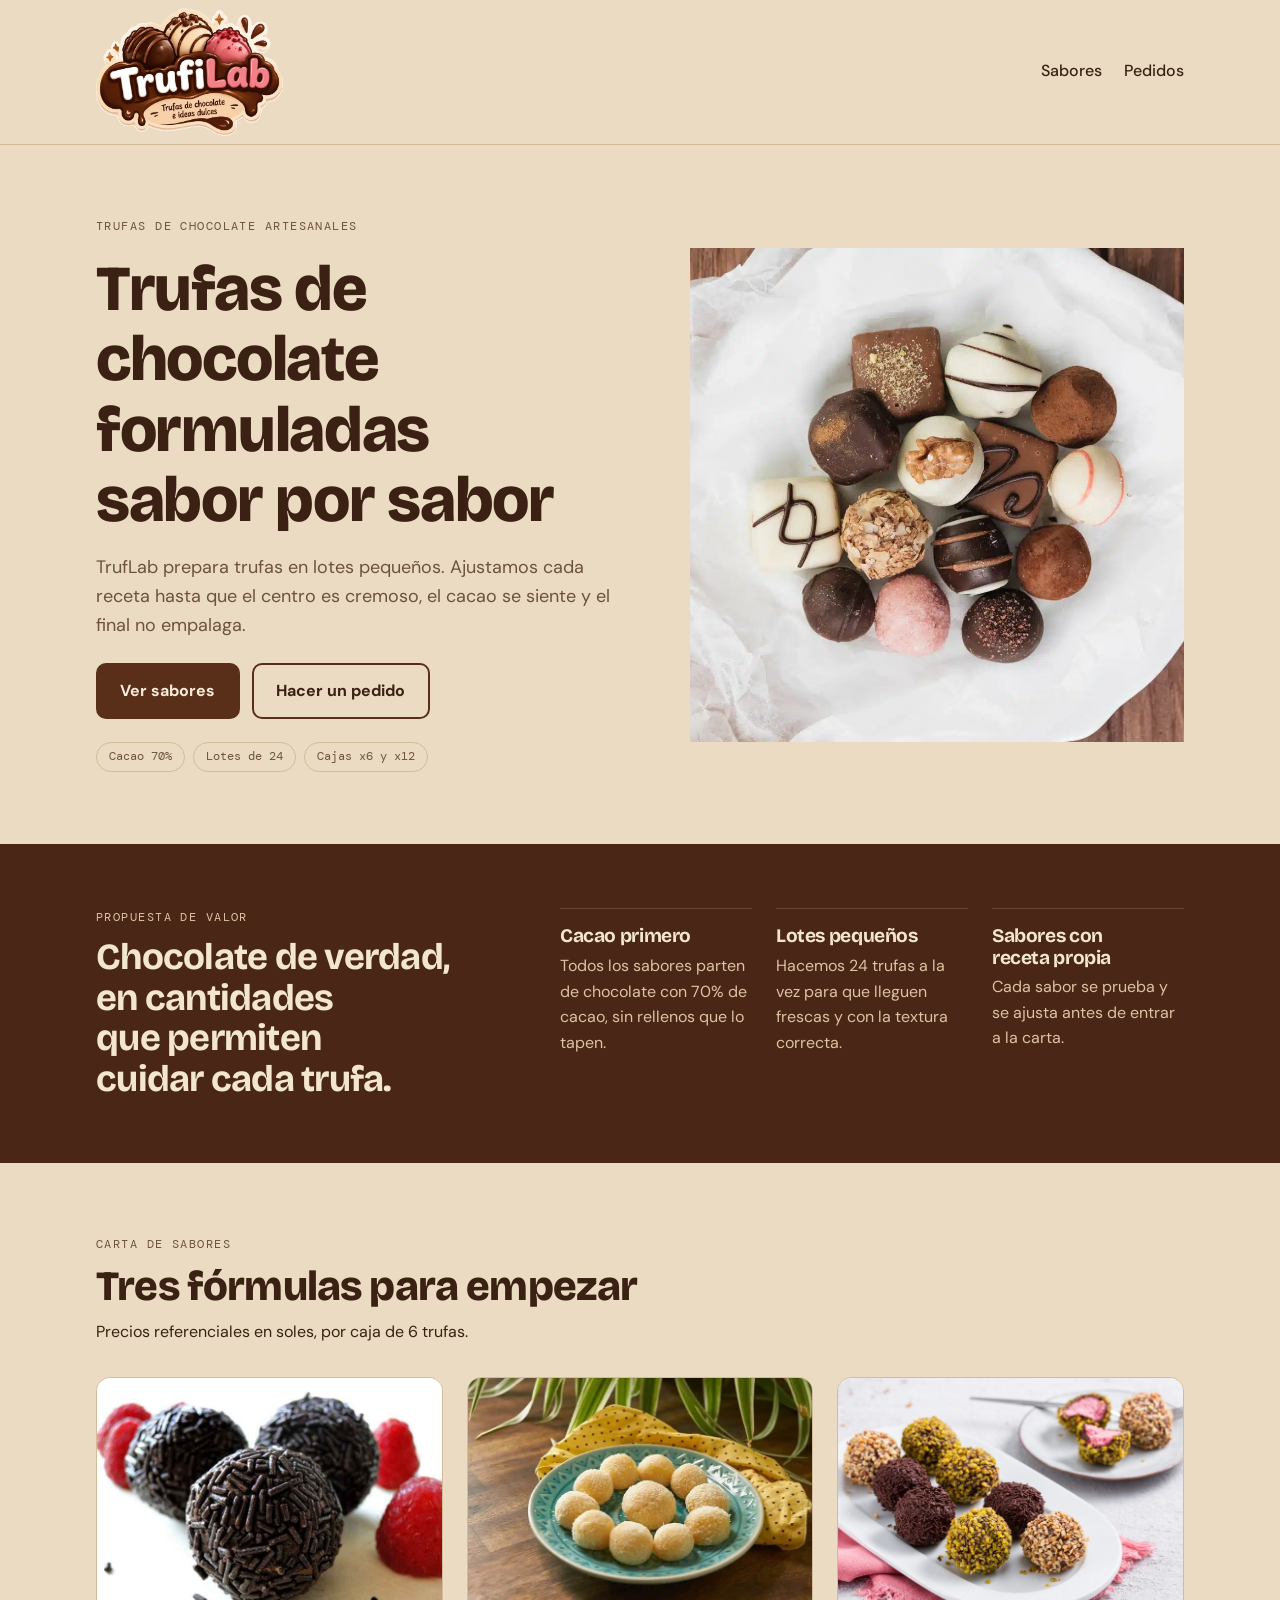
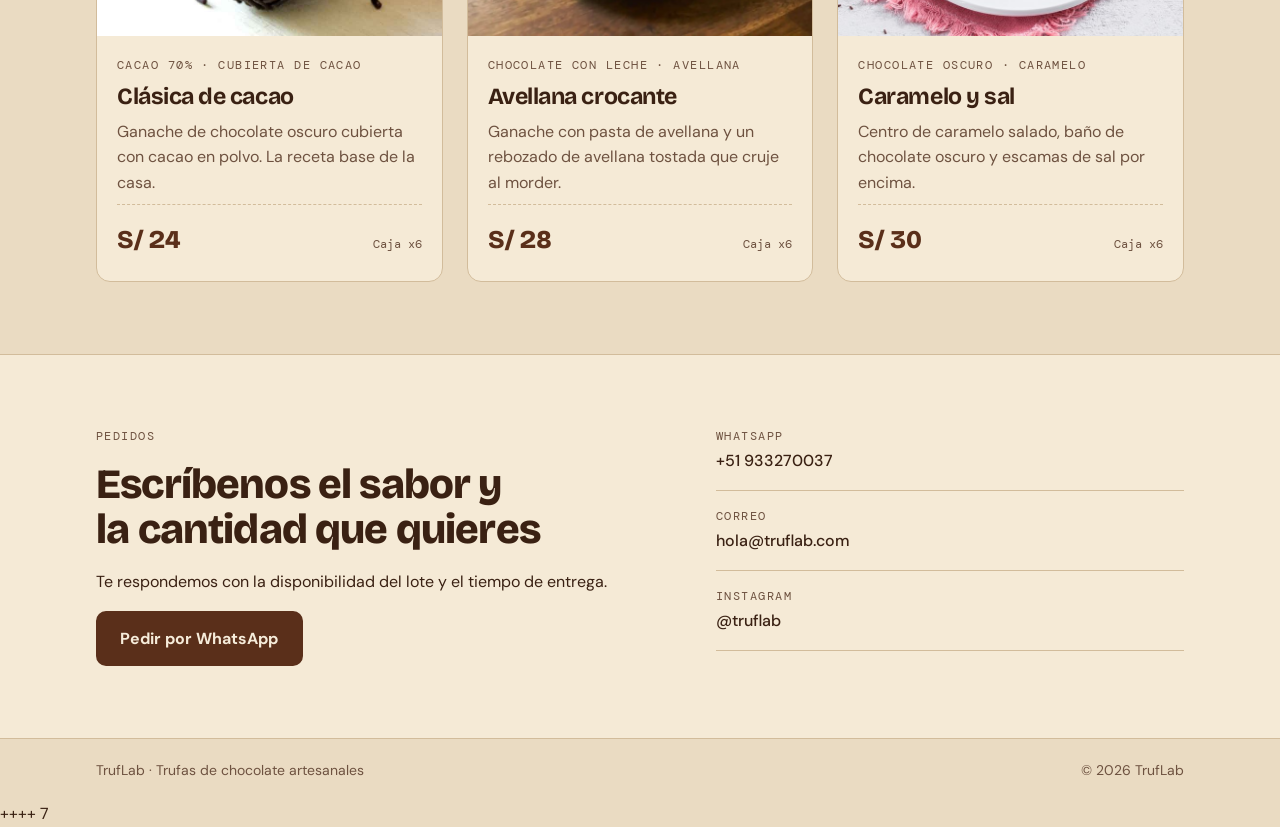
<file: index.html>
<!DOCTYPE html>
<html lang="es">
<head>
    <meta charset="UTF-8">
    <meta name="viewport" content="width=device-width, initial-scale=1.0">

    <title>TrufLab | Trufas artesanales</title>

    <meta name="description" content="TrufLab: trufas de chocolate artesanales de distintos sabores, hechas en lotes pequeños.">

    <link rel="preconnect" href="https://fonts.googleapis.com">
    <link rel="preconnect" href="https://fonts.gstatic.com" crossorigin>

    <link href="https://fonts.googleapis.com/css2?family=Bricolage+Grotesque:wght@600;700;800&family=DM+Mono:wght@400;500&family=DM+Sans:wght@400;500;700&display=swap" rel="stylesheet">

    <link rel="stylesheet" href="styles.css">
</head>

<body>

    <!-- ENCABEZADO -->
    <header class="site-header">
        <div class="wrap header-inner">

            <a class="brand" href="#inicio" aria-label="TrufLab, ir al inicio">
                <img src="logo.png"
                     alt="Logo de TrufLab"<
                     width="600"
                     height="411">
            </a>

            <nav class="nav" aria-label="Navegación principal">
                <a href="#sabores">Sabores</a>
                <a href="#pedidos">Pedidos</a>
            </nav>

        </div>
    </header>

    <main id="inicio">

        <!-- PRESENTACIÓN PRINCIPAL -->
        <section class="hero">
            <div class="wrap hero-inner">

                <div class="hero-copy">

                    <p class="eyebrow">Trufas de chocolate artesanales</p>

                    <h1>Trufas de chocolate formuladas sabor por sabor</h1>

                    <p class="lead">
                        TrufLab prepara trufas en lotes pequeños.
                        Ajustamos cada receta hasta que el centro es cremoso,
                        el cacao se siente y el final no empalaga.
                    </p>

                    <div class="actions">
                        <a class="btn btn-primary" href="#sabores">
                            Ver sabores
                        </a>

                        <a class="btn btn-ghost" href="#pedidos">
                            Hacer un pedido
                        </a>
                    </div>

                    <ul class="chips" aria-label="Datos de la casa">
                        <li>Cacao 70%</li>
                        <li>Lotes de 24</li>
                        <li>Cajas x6 y x12</li>
                    </ul>

                </div>

                <div class="hero-art">
                    <img src="encabezado.jpg"
                         alt="Surtido de trufas de chocolate"
                         width="900"
                         height="900">
                </div>

            </div>
        </section>

        <!-- PROPUESTA DE VALOR -->
        <section class="band" aria-labelledby="propuesta-titulo">
            <div class="wrap band-inner">

                <div>
                    <p class="eyebrow">Propuesta de valor</p>

                    <h2 id="propuesta-titulo">
                        Chocolate de verdad, en cantidades que permiten cuidar cada trufa.
                    </h2>
                </div>

                <ul class="value-list">

                    <li>
                        <h3>Cacao primero</h3>
                        <p>
                            Todos los sabores parten de chocolate con
                            70% de cacao, sin rellenos que lo tapen.
                        </p>
                    </li>

                    <li>
                        <h3>Lotes pequeños</h3>
                        <p>
                            Hacemos 24 trufas a la vez para que lleguen
                            frescas y con la textura correcta.
                        </p>
                    </li>

                    <li>
                        <h3>Sabores con receta propia</h3>
                        <p>
                            Cada sabor se prueba y se ajusta antes
                            de entrar a la carta.
                        </p>
                    </li>

                </ul>

            </div>
        </section>

        <!-- PRODUCTOS -->
        <section id="sabores" class="products"
                 aria-labelledby="sabores-titulo">

            <div class="wrap products-inner">

                <div class="section-head">
                    <p class="eyebrow">Carta de sabores</p>

                    <h2 id="sabores-titulo">
                        Tres fórmulas para empezar
                    </h2>

                    <p>
                        Precios referenciales en soles, por caja de 6 trufas.
                    </p>
                </div>

                <ul class="cards">

                    <!-- PRODUCTO 1 -->
                    <li class="card">

                        <img src="trufa-granas.jpg"
                             alt="Trufas de chocolate cubiertas con cacao"
                             width="480"
                             height="360">

                        <div class="card-body">

                            <p class="eyebrow">
                                Cacao 70% · Cubierta de cacao
                            </p>

                            <h3>Clásica de cacao</h3>

                            <p>
                                Ganache de chocolate oscuro cubierta
                                con cacao en polvo. La receta base de la casa.
                            </p>

                            <div class="price-row">
                                <span class="price">S/ 24</span>
                                <span class="unit">Caja x6</span>
                            </div>

                        </div>
                    </li>

                    <!-- PRODUCTO 2 -->
                    <li class="card">

                        <img src="trufa-coco.jpg"
                             alt="Trufas de chocolate con avellana tostada"
                             width="480"
                             height="360">

                        <div class="card-body">

                            <p class="eyebrow">
                                Chocolate con leche · Avellana
                            </p>

                            <h3>Avellana crocante</h3>

                            <p>
                                Ganache con pasta de avellana y un
                                rebozado de avellana tostada que cruje al morder.
                            </p>

                            <div class="price-row">
                                <span class="price">S/ 28</span>
                                <span class="unit">Caja x6</span>
                            </div>

                        </div>
                    </li>

                    <!-- PRODUCTO 3 -->
                    <li class="card">

                        <img src="trufa-pistacho.jpg"
                             alt="Trufas de chocolate con caramelo y sal"
                             width="480"
                             height="360">

                        <div class="card-body">

                            <p class="eyebrow">
                                Chocolate oscuro · Caramelo
                            </p>

                            <h3>Caramelo y sal</h3>

                            <p>
                                Centro de caramelo salado, baño de
                                chocolate oscuro y escamas de sal por encima.
                            </p>

                            <div class="price-row">
                                <span class="price">S/ 30</span>
                                <span class="unit">Caja x6</span>
                            </div>

                        </div>
                    </li>

                </ul>

            </div>
        </section>

        <!-- CONTACTO Y PEDIDOS -->
        <section id="pedidos" class="contact"
                 aria-labelledby="pedidos-titulo">

            <div class="wrap contact-inner">

                <div class="contact-copy">

                    <p class="eyebrow">Pedidos</p>

                    <h2 id="pedidos-titulo">
                        Escríbenos el sabor y la cantidad que quieres
                    </h2>

                    <p>
                        Te respondemos con la disponibilidad del lote
                        y el tiempo de entrega.
                    </p>

                    <a class="btn btn-primary"
                       href="https://wa.me/51933270037"
                       target="_blank"
                       rel="noopener noreferrer">
                        Pedir por WhatsApp
                    </a>

                </div>

                <dl class="contact-list">

                    <div>
                        <dt>WhatsApp</dt>
                        <dd>+51 933270037</dd>
                    </div>

                    <div>
                        <dt>Correo</dt>
                        <dd>hola@truflab.com</dd>
                    </div>

                    <div>
                        <dt>Instagram</dt>
                        <dd>@truflab</dd>
                    </div>

                </dl>

            </div>
        </section>

    </main>

    <!-- PIE DE PÁGINA -->
    <footer class="site-footer">

        <div class="wrap footer-inner">

            <span>TrufLab · Trufas de chocolate artesanales</span>

            <span>© 2026 TrufLab</span>

        </div>

    </footer>

</body>
</html>
++++
7
</file>
<file: styles.css>
/*
  TrufLab
  Concepto: laboratorio de chocolate. Fondo beige de papel de repostería,
  marrón cacao para texto y botones, etiquetas en tipografía monoespaciada
  como las de un cuaderno de lote.
*/

:root {
  --bg: #eadbc2;
  --surface: #f5ead6;
  --fg: #3a2113;
  --muted: #6e5240;
  --line: #d2bc9b;
  --brand: #5a2f1a;
  --brand-fg: #f6ecda;
  --band-bg: #4a2616;
  --band-fg: #f3e6cf;
  --band-muted: #dcc3a2;
  --band-line: #6c4531;

  --font-display: "Bricolage Grotesque", "Trebuchet MS", "Segoe UI", sans-serif;
  --font-body: "DM Sans", "Segoe UI", system-ui, sans-serif;
  --font-mono: "DM Mono", ui-monospace, "SFMono-Regular", Menlo, monospace;
}

@media (prefers-color-scheme: dark) {
  :root:not([data-theme="light"]) {
    --bg: #22140d;
    --surface: #2d1b12;
    --fg: #f2e5cf;
    --muted: #c7ac8e;
    --line: #4b3426;
    --brand: #d8a877;
    --brand-fg: #2a1509;
    --band-bg: #170b06;
    --band-fg: #f2e5cf;
    --band-muted: #c7ac8e;
    --band-line: #3f2a1e;
    color-scheme: dark;
  }
}

:root[data-theme="dark"] {
  --bg: #22140d;
  --surface: #2d1b12;
  --fg: #f2e5cf;
  --muted: #c7ac8e;
  --line: #4b3426;
  --brand: #d8a877;
  --brand-fg: #2a1509;
  --band-bg: #170b06;
  --band-fg: #f2e5cf;
  --band-muted: #c7ac8e;
  --band-line: #3f2a1e;
  color-scheme: dark;
}

* {
  box-sizing: border-box;
}

html {
  scroll-behavior: smooth;
}

body {
  margin: 0;
  background: var(--bg);
  color: var(--fg);
  font-family: var(--font-body);
  font-size: 16px;
  line-height: 1.6;
}

img {
  max-width: 100%;
  height: auto;
}

h1,
h2,
h3 {
  margin: 0;
  font-family: var(--font-display);
  line-height: 1.1;
  letter-spacing: -0.02em;
  text-wrap: balance;
}

p {
  margin: 0;
  max-width: 62ch;
}

a {
  color: inherit;
}

:focus-visible {
  outline: 3px solid var(--brand);
  outline-offset: 3px;
}

/* Contenedor: el margen lateral se define una sola vez aquí */
.wrap {
  width: 100%;
  max-width: 1120px;
  margin-inline: auto;
  padding-left: max(16px, env(safe-area-inset-left, 0px));
  padding-right: max(16px, env(safe-area-inset-right, 0px));
}

.eyebrow {
  font-family: var(--font-mono);
  font-size: 0.75rem;
  letter-spacing: 0.12em;
  text-transform: uppercase;
  color: var(--muted);
}

/* Encabezado */
.site-header {
  border-bottom: 1px solid var(--line);
}

.header-inner {
  display: flex;
  align-items: center;
  justify-content: space-between;
  gap: 1rem;
  padding-block: 0.5rem;
}

.brand {
  display: flex;
  align-items: center;
  gap: 0.65rem;
  text-decoration: none;
}

.brand img {
  display: block;
  width: auto;
  height: clamp(96px, 14vw, 128px);
}

.nav {
  display: flex;
  gap: 1.4rem;
  font-weight: 500;
}

.nav a {
  text-decoration: none;
  padding-block: 0.3rem;
  border-bottom: 2px solid transparent;
}

.nav a:hover {
  border-bottom-color: var(--brand);
}

/* Portada */
.hero-inner {
  display: grid;
  grid-template-columns: 1fr;
  gap: 2rem;
  align-items: center;
  padding-block: clamp(2rem, 6vw, 4.5rem);
}

.hero-copy {
  display: flex;
  flex-direction: column;
  align-items: flex-start;
  gap: 1.1rem;
  min-width: 0;
}

.hero h1 {
  font-weight: 800;
  font-size: clamp(2.3rem, 6.4vw, 4rem);
}

.lead {
  font-size: 1.125rem;
  color: var(--muted);
}

.actions {
  display: flex;
  flex-wrap: wrap;
  gap: 0.75rem;
  margin-top: 0.4rem;
}

.btn {
  display: inline-flex;
  align-items: center;
  justify-content: center;
  padding: 0.8rem 1.4rem;
  border: 2px solid var(--brand);
  border-radius: 10px;
  font-weight: 700;
  text-decoration: none;
  transition: transform 0.15s ease;
}

.btn:hover {
  transform: translateY(-2px);
}

.btn-primary {
  background: var(--brand);
  color: var(--brand-fg);
}

.btn-ghost {
  background: transparent;
  color: var(--fg);
}

.chips {
  display: flex;
  flex-wrap: wrap;
  gap: 0.5rem;
  margin: 0.4rem 0 0;
  padding: 0;
  list-style: none;
}

.chips li {
  padding: 0.25rem 0.75rem;
  border: 1px solid var(--line);
  border-radius: 999px;
  font-family: var(--font-mono);
  font-size: 0.78rem;
  color: var(--muted);
}

.hero-art {
  min-width: 0;
}

.hero-art img {
  display: block;
  width: 100%;
  max-width: 520px;
  margin-inline: auto;
}

/* Propuesta de valor */
.band {
  background: var(--band-bg);
  color: var(--band-fg);
}

.band-inner {
  display: grid;
  grid-template-columns: 1fr;
  gap: 2rem;
  padding-block: clamp(2.5rem, 6vw, 4rem);
}

.band .eyebrow {
  color: var(--band-muted);
}

.band h2 {
  margin-top: 0.6rem;
  font-weight: 700;
  font-size: clamp(1.6rem, 4vw, 2.3rem);
}

.value-list {
  display: grid;
  grid-template-columns: 1fr;
  gap: 1.5rem;
  margin: 0;
  padding: 0;
  list-style: none;
}

.value-list li {
  min-width: 0;
  padding-top: 1rem;
  border-top: 1px solid var(--band-line);
}

.value-list h3 {
  margin-bottom: 0.4rem;
  font-size: 1.2rem;
  font-weight: 700;
}

.value-list p {
  color: var(--band-muted);
}

/* Productos */
.products-inner {
  padding-block: clamp(2.5rem, 6vw, 4.5rem);
}

.section-head {
  display: flex;
  flex-direction: column;
  gap: 0.6rem;
  margin-bottom: 2rem;
}

.section-head h2 {
  font-weight: 800;
  font-size: clamp(1.8rem, 4.5vw, 2.6rem);
}

.cards {
  display: grid;
  grid-template-columns: 1fr;
  gap: 1.5rem;
  margin: 0;
  padding: 0;
  list-style: none;
}

.card {
  display: flex;
  flex-direction: column;
  min-width: 0;
  overflow: hidden;
  background: var(--surface);
  border: 1px solid var(--line);
  border-radius: 14px;
}

.card img {
  display: block;
  width: 100%;
  aspect-ratio: 4 / 3;
  object-fit: cover;
}

.card-body {
  display: flex;
  flex: 1;
  flex-direction: column;
  gap: 0.55rem;
  padding: 1.25rem;
}

.card h3 {
  font-size: 1.45rem;
  font-weight: 700;
}

.card p {
  color: var(--muted);
}

.price-row {
  display: flex;
  flex-wrap: wrap;
  align-items: baseline;
  justify-content: space-between;
  gap: 0.25rem 1rem;
  margin-top: auto;
  padding-top: 0.9rem;
  border-top: 1px dashed var(--line);
}

.price {
  font-family: var(--font-display);
  font-size: 1.6rem;
  font-weight: 800;
  color: var(--brand);
  font-variant-numeric: tabular-nums;
}

.unit {
  font-family: var(--font-mono);
  font-size: 0.78rem;
  color: var(--muted);
}

/* Contacto */
.contact {
  background: var(--surface);
  border-top: 1px solid var(--line);
}

.contact-inner {
  display: grid;
  grid-template-columns: 1fr;
  gap: 2rem;
  padding-block: clamp(2.5rem, 6vw, 4.5rem);
}

.contact-copy {
  display: flex;
  flex-direction: column;
  align-items: flex-start;
  gap: 1rem;
  min-width: 0;
}

.contact h2 {
  font-weight: 800;
  font-size: clamp(1.8rem, 4.5vw, 2.6rem);
}

.contact-list {
  display: grid;
  gap: 1rem;
  margin: 0;
  align-content: start;
  min-width: 0;
}

.contact-list div {
  padding-bottom: 1rem;
  border-bottom: 1px solid var(--line);
}

.contact-list dt {
  font-family: var(--font-mono);
  font-size: 0.75rem;
  letter-spacing: 0.12em;
  text-transform: uppercase;
  color: var(--muted);
}

.contact-list dd {
  margin: 0.15rem 0 0;
  font-weight: 500;
  overflow-wrap: anywhere;
}

/* Pie */
.site-footer {
  border-top: 1px solid var(--line);
  font-size: 0.875rem;
  color: var(--muted);
}

.footer-inner {
  display: flex;
  flex-wrap: wrap;
  justify-content: space-between;
  gap: 0.5rem 1rem;
  padding-block: 1.25rem;
}

[id] {
  scroll-margin-top: 1rem;
}

@media (min-width: 860px) {
  .hero-inner {
    grid-template-columns: 1.05fr 0.95fr;
    gap: 3rem;
  }

  .band-inner {
    grid-template-columns: 0.8fr 1.2fr;
    gap: 3rem;
  }

  .value-list {
    grid-template-columns: repeat(3, 1fr);
  }

  .cards {
    grid-template-columns: repeat(3, 1fr);
  }

  .contact-inner {
    grid-template-columns: 1.1fr 0.9fr;
    gap: 3rem;
  }
}

@media (prefers-reduced-motion: reduce) {
  html {
    scroll-behavior: auto;
  }

  .btn {
    transition: none;
  }

  .btn:hover {
    transform: none;
  }
}
</file>
